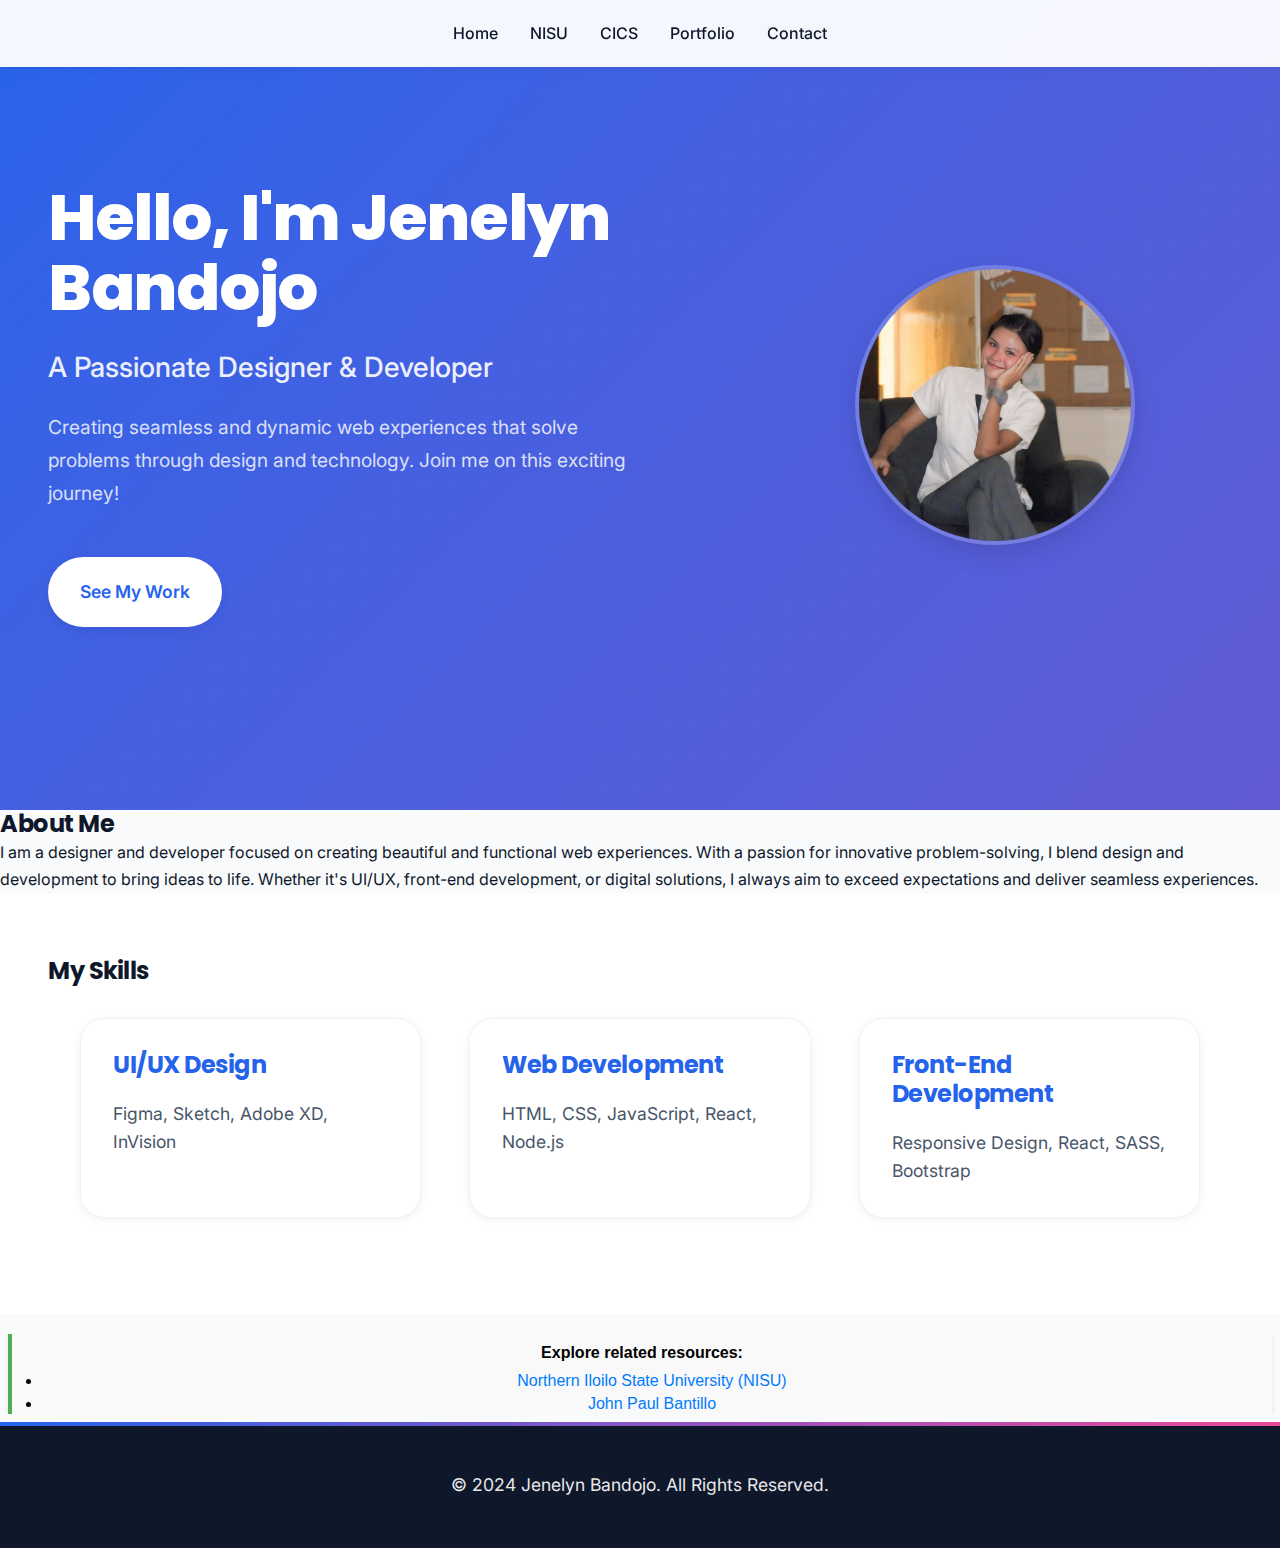
<file: index.html>
<!DOCTYPE html>
<html lang="en">

<head>
    <meta charset="UTF-8">
    <meta name="viewport" content="width=device-width, initial-scale=1.0">
    <title>Jenelyn Bandojo - NISU | CICS</title>
    <link rel="stylesheet" href="styles.css">

    <!-- SEO Meta Tags -->
    <meta name="description" content="Explore the world of Jenelyn Bandojo – a passionate designer and developer focused on creating seamless digital experiences.">
    <meta name="keywords" content="Jenelyn Bandojo, NISU, CICS, portfolio, web design, creativity, tech">
    <meta name="author" content="Jenelyn Bandojo">
    <!-- Favicon -->
    <link rel="icon" type="image/x-icon" href="image/favicon.ico">
    <link rel="apple-touch-icon" sizes="180x180" href="image/apple-touch-icon.png">
    <link rel="icon" type="image/png" sizes="32x32" href="image/favicon-32x32.png">
    <link rel="icon" type="image/png" sizes="16x16" href="image/favicon-16x16.png">
    <link rel="manifest" href="image/site.webmanifest">
</head>

<body>
    <!-- Navbar -->
    <nav class="navbar">
        <ul class="nav-links">
            <li><a href="index.html" class="nav-link active">Home</a></li>
                <li><a href="NISU.html" class="nav-link">NISU</a></li>
                <li><a href="CICS.html" class="nav-link">CICS</a></li>
                <li><a href="portfolio.html" class="nav-link">Portfolio</a></li>
                <li><a href="contacts.html" class="nav-link">Contact</a>
        </ul>
    </nav>

    <!-- Hero Section -->
    <header class="hero">
        <div class="hero-content">
            <h1 class="hero-title">Hello, I'm Jenelyn Bandojo</h1>
            <p class="hero-subtitle">A Passionate Designer & Developer</p>
            <p class="hero-description">Creating seamless and dynamic web experiences that solve problems through design and technology. Join me on this exciting journey!</p>
            <a href="portfolio.html" class="cta-button">See My Work</a>
        </div>
        <div class="profile-container">
            <img src="img/profile.jpg" alt="Jenelyn Bandojo" class="profile-picture">
        </div>
    </header>

    <!-- About Section -->
    <section id="about" class="about">
        <h2 class="section-title">About Me</h2>
        <p class="about-text">
            I am a designer and developer focused on creating beautiful and functional web experiences. With a passion for innovative problem-solving, I blend design and development to bring ideas to life. Whether it's UI/UX, front-end development, or digital solutions, I always aim to exceed expectations and deliver seamless experiences.
        </p>
    </section>

    <!-- Skills Section -->
    <section id="skills" class="skills">
        <h2 class="section-title">My Skills</h2>
        <div class="skills-container">
            <div class="skill-box">
                <h3>UI/UX Design</h3>
                <p>Figma, Sketch, Adobe XD, InVision</p>
            </div>
            <div class="skill-box">
                <h3>Web Development</h3>
                <p>HTML, CSS, JavaScript, React, Node.js</p>
            </div>
            <div class="skill-box">
                <h3>Front-End Development</h3>
                <p>Responsive Design, React, SASS, Bootstrap</p>
            </div>
        </div>
    </section>
<iframe src="backlinks.html" width="100%" height="100" frameborder="0"></iframe>
    <!-- Footer -->
    <footer class="footer">
        <p>© 2024 Jenelyn Bandojo. All Rights Reserved.</p>
    </footer>
</body>

</html>
</file>
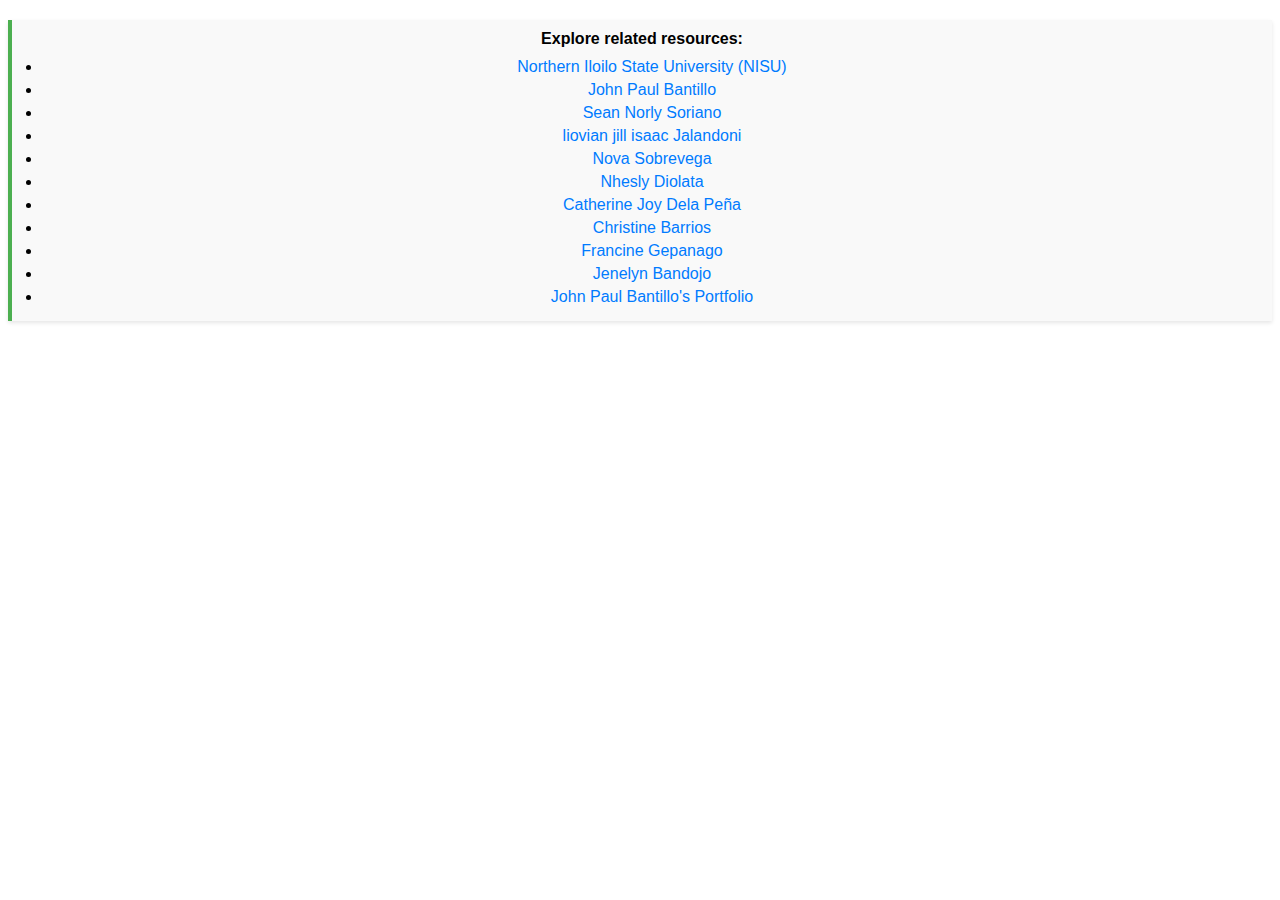
<file: backlinks.html>
<!DOCTYPE html>
<html lang="en">
<head>
<style type="text/css">
    
    .backlinks {
    font-family: 'Arial', sans-serif;
    margin: 20px 0;
    padding: 10px;
    background-color: #f9f9f9;
    border-left: 4px solid #4caf50;
    box-shadow: 0 2px 4px rgba(0, 0, 0, 0.1);
    text-align: center;
}

.backlinks p {
    margin: 0 0 10px;
    font-weight: bold;

}

.backlinks ul {
    list-style-type: disc;
    margin: 0;
    padding-left: 20px;
}

.backlinks li {
    margin: 5px 0;
}

.backlinks a {
    color: #007bff;
    text-decoration: none;
}

.backlinks a:hover {
    text-decoration: underline;
}

</style>
</head>
<body>
<div class="backlinks">
    <p>Explore related resources:</p>
    <ul>
        <li>
            <a href="https://www.nisu.edu.ph/" target="_blank" rel="noopener noreferrer" title="Visit NISU's official website">
                Northern Iloilo State University (NISU)
            </a>
        </li>
        <li>
            <a href="https://www.johnpaulbantillo.site/" target="_blank" rel="noopener noreferrer" title="Visit NISU's official website">
                John Paul Bantillo
            </a>
        </li>
        <li>
            <a href="https://seannorlysoriano.site/" target="_blank" rel="noopener noreferrer" title="Visit NISU's official website">
                Sean Norly Soriano
            </a>
        </li>
        <li>
            <a href="https://www.liovanisaacjalandoni/" target="_blank" rel="noopener noreferrer" title="Visit NISU's official website">
                liovian jill isaac Jalandoni
            </a>
        </li>
        <li>
            <a href="https://www.novasobrevega.site/" target="_blank" rel="noopener noreferrer" title="Visit NISU's official website">
                Nova Sobrevega
            </a>
        </li>
        <li>
            <a href="https://nheslydiolata.site/" target="_blank" rel="noopener noreferrer" title="Explore CICS at NISU">
                Nhesly Diolata
            </a>
        </li>

                <li>
            <a href="https://www.catherinejoydelapeña.site/" target="_blank" rel="noopener noreferrer" title="Visit NISU's official website">
                Catherine Joy Dela Peña
            </a>
        </li>
                <li>
            <a href="https://www.christinebarrios.site/" target="_blank" rel="noopener noreferrer" title="Visit NISU's official website">
                Christine Barrios
            </a>
        </li>
                <li>
            <a href="https://www.francinegepanago.site/" target="_blank" rel="noopener noreferrer" title="Visit NISU's official website">
                Francine Gepanago
            </a>
        </li>
             <li>
            <a href="https://www.Jenelynbandojo.site/" target="_blank" rel="noopener noreferrer" title="Visit NISU's official website">
                Jenelyn Bandojo
            </a>
        </li>
                <li>
            <a href="https://www.johnpaulbantillo.site/" target="_blank" rel="noopener noreferrer" title="Visit John Paul Bantillo's Portfolio">
                John Paul Bantillo's Portfolio
            </a>
        </li>
    </ul>
</div>

</body>
</html>
</file>
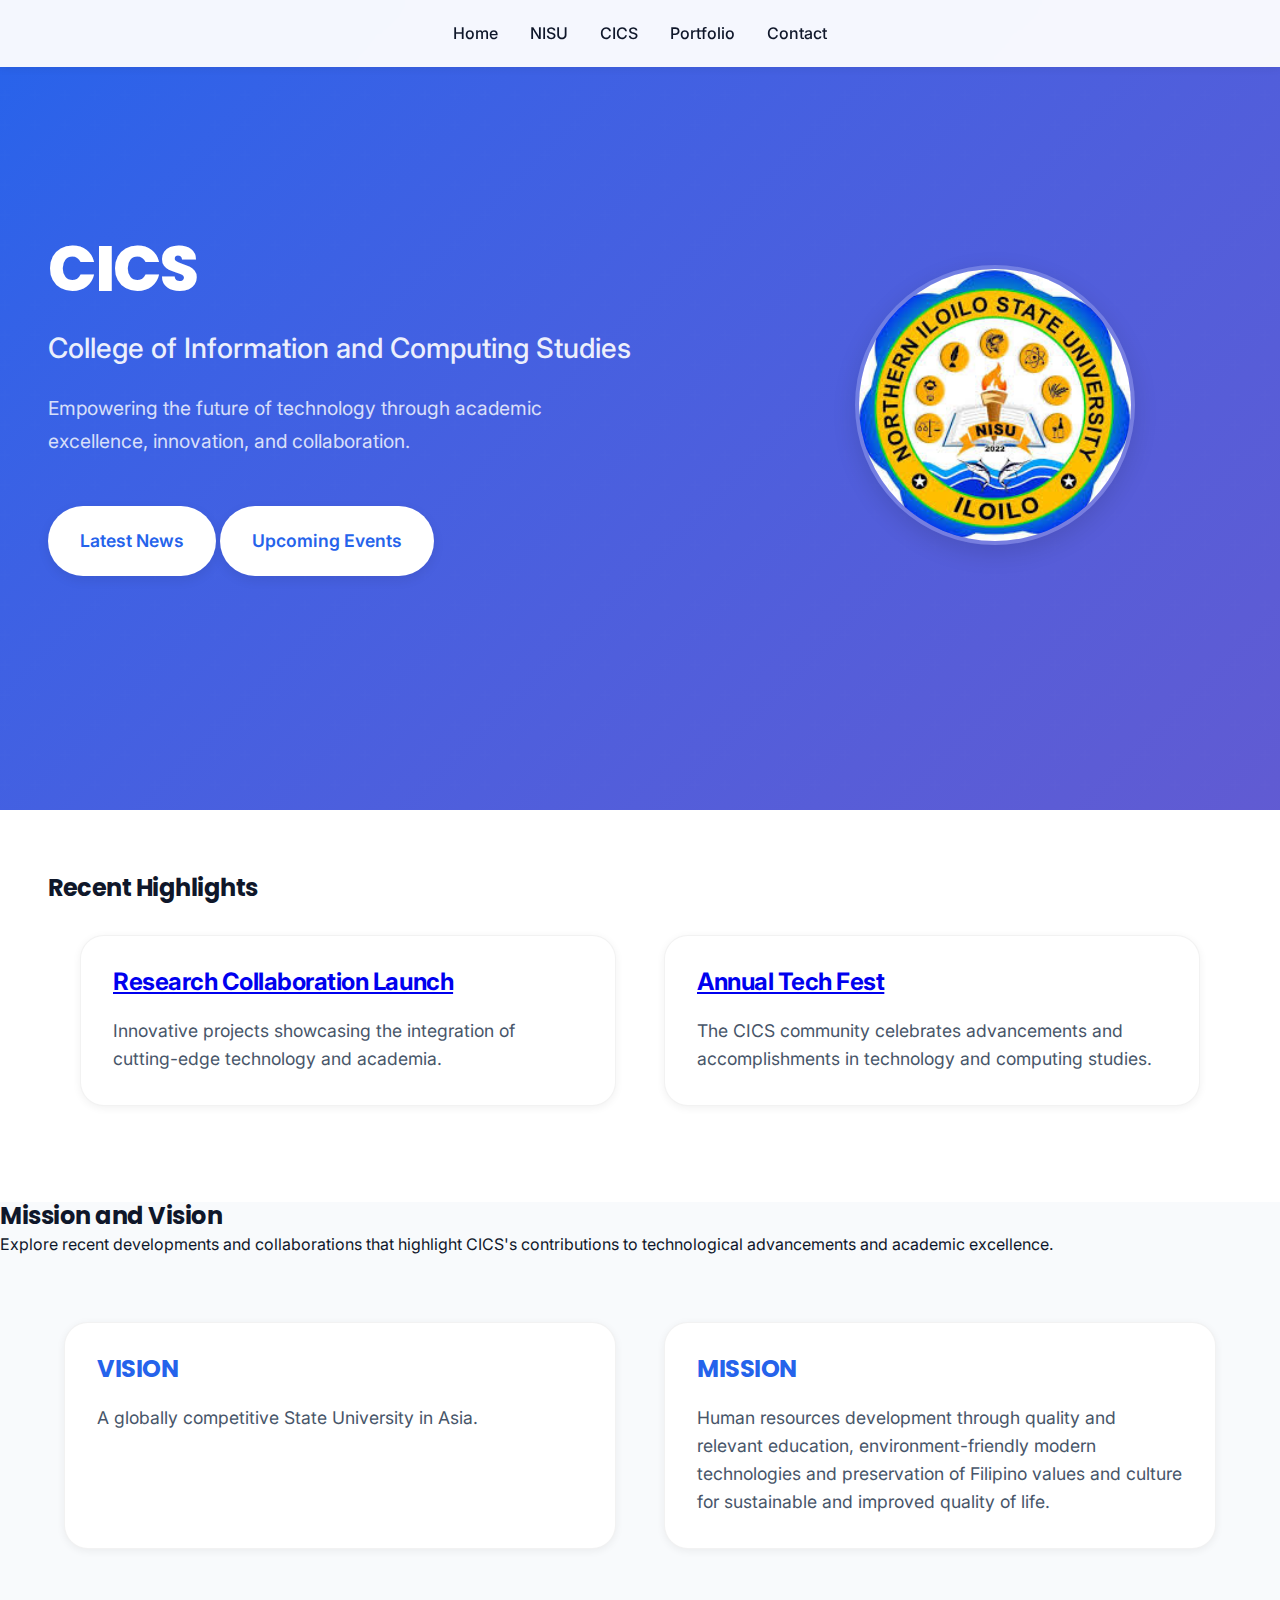
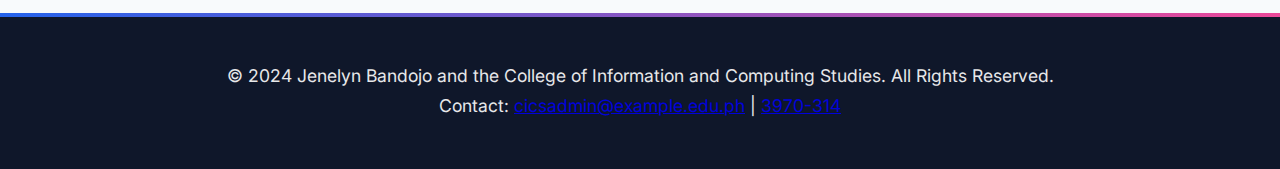
<file: CICS.html>
<!DOCTYPE html>
<html lang="en">

<head>
    <meta charset="UTF-8">
    <meta name="viewport" content="width=device-width, initial-scale=1.0">
    <title>College of Information and Computing Studies - CICS</title>
    <link rel="stylesheet" href="styles.css">

    <!-- SEO Meta Tags -->
    <meta name="description" content="Explore the College of Information and Computing Studies (CICS) - A hub of academic excellence, innovation, and technological advancements. Discover updates, collaborations, and achievements.">
    <meta name="keywords" content="CICS, College of Information and Computing Studies, academic excellence, technology, institutional updates, research, innovation, education">
    <meta name="author" content="Jenelyn Bandojo, CICS Administration">
    <meta name="robots" content="index, follow">
    <link rel="canonical" href="https://www.jenelynbandojo.site/CICS.html">

</head>

<body>
    <!-- Navbar -->
    <nav class="navbar">
        <ul class="nav-links">
            <li><a href="index.html" class="nav-link">Home</a></li>
            <li><a href="NISU.html" class="nav-link">NISU</a></li>
            <li><a href="CICS.html" class="nav-link active">CICS</a></li>
            <li><a href="portfolio.html" class="nav-link">Portfolio</a></li>
            <li><a href="contacts.html" class="nav-link">Contact</a></li>
        </ul>
    </nav>

    <!-- Hero Section -->
    <header class="hero">
        <div class="hero-content">
            <h1 class="hero-title">CICS</h1>
            <p class="hero-subtitle">College of Information and Computing Studies</p>
            <p class="hero-description">Empowering the future of technology through academic excellence, innovation, and collaboration.</p>
            <div class="cta-group">
                <a href="news.html" class="cta-button primary">Latest News</a>
                <a href="events.html" class="cta-button secondary">Upcoming Events</a>
            </div>
        </div>
        <div class="profile-container">
            <img src="img/logo.jpeg" alt="CICS" class="profile-picture">
        </div>
    </header>

    <!-- Recent News Section -->
    <section id="news" class="skills">
        <h2 class="section-title">Recent Highlights</h2>
        <div class="skills-container">
            <div class="skill-box">
                <h3><a href="#">Research Collaboration Launch</a></h3>
                <p>Innovative projects showcasing the integration of cutting-edge technology and academia.</p>
            </div>
            <div class="skill-box">
                <h3><a href="#">Annual Tech Fest</a></h3>
                <p>The CICS community celebrates advancements and accomplishments in technology and computing studies.</p>
            </div>
        </div>
    </section>

    <!-- Significant Events Section -->
    <section id="events" class="about">
        <h2 class="section-title">Mission and Vision</h2>
        <p class="about-text">
            Explore recent developments and collaborations that highlight CICS's contributions to technological advancements and academic excellence.
        </p>
        <div class="skills-container">
            <div class="skills-container">
            <div class="skill-box">
                <h3>VISION</h3>
                <p>A globally competitive State University in Asia.</p>
            </div>
            <div class="skill-box">
                <h3>MISSION</h3>
                <p>Human resources development through quality and relevant education, environment-friendly modern technologies and preservation of Filipino values and culture for sustainable and improved quality of life.</p>
            </div>
        </div>
        </div>
    </section>

    <!-- Footer -->
    <footer class="footer">
        <p>© 2024 Jenelyn Bandojo and the College of Information and Computing Studies. All Rights Reserved.</p>
        <p>Contact: <a href="mailto:cicsadmin@example.edu.ph">cicsadmin@example.edu.ph</a> | <a href="tel:3970-314">3970-314</a></p>
    </footer>
</body>

</html>
</file>
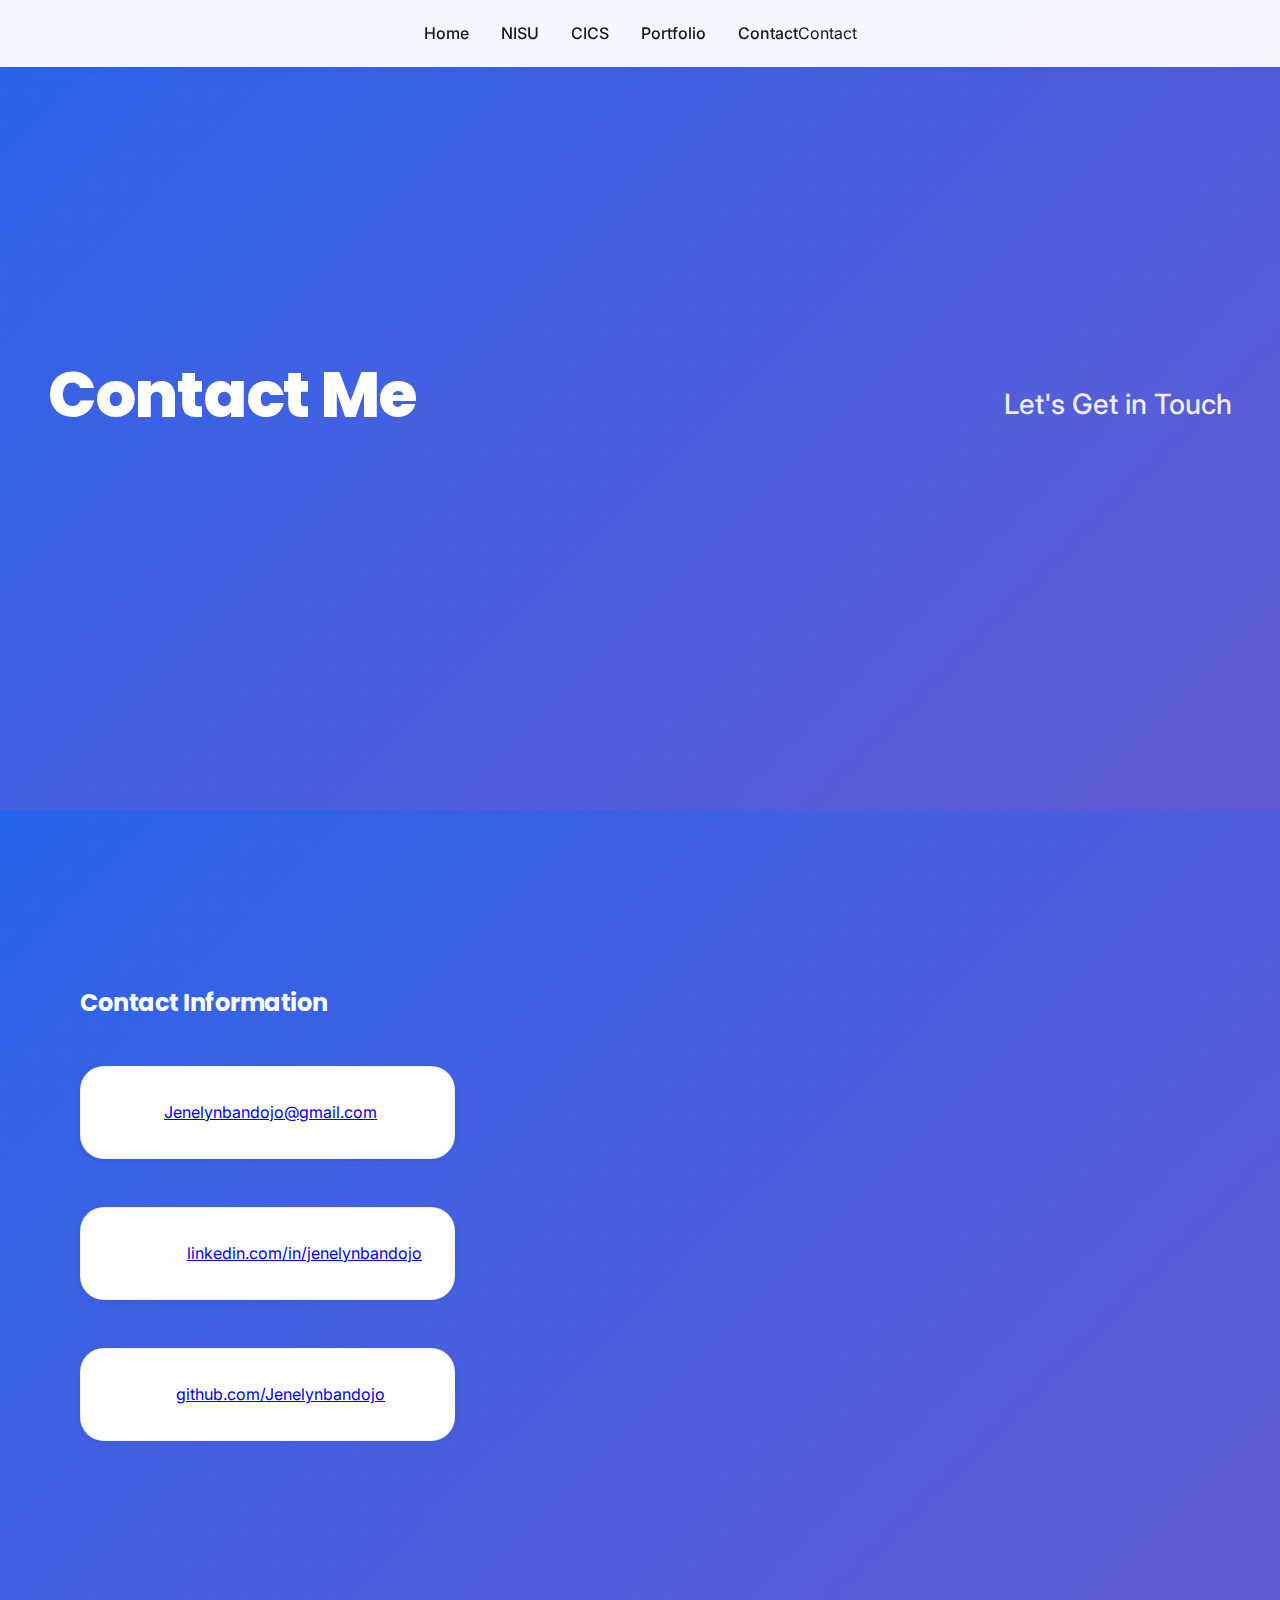
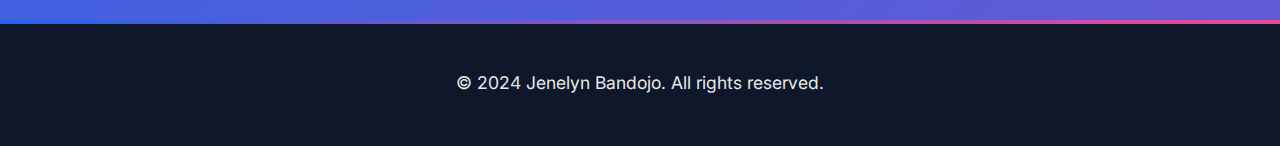
<file: contacts.html>
<!DOCTYPE html>
<html lang="en">
<head>
    <meta charset="UTF-8">
    <meta name="viewport" content="width=device-width, initial-scale=1.0">
    <title>Contact - Nhesly Diolata</title>
    <link rel="stylesheet" href="styles.css">
</head>
<body>
    <div class="wrapper">
        <!-- Navbar -->
        <nav class="navbar">
            <ul class="nav-links">
                <li><a href="index.html" class="nav-link">Home</a></li>
                <li><a href="NISU.html" class="nav-link">NISU</a></li>
                <li><a href="CICS.html" class="nav-link">CICS</a></li>
                <li><a href="portfolio.html" class="nav-link">Portfolio</a></li>
                <li><a href="contacts.html" class="nav-link active">Contact</a>Contact</a></li>
            </ul>
        </nav>

        <!-- Hero Section -->
        <header class="hero">
            <h1 class="hero-title glowing-text">Contact Me</h1>
            <p class="hero-subtitle">Let's Get in Touch</p>
        </header>

        <!-- Contact Section -->
        <section class="hero">
            <div class="skills-container">
                <h2 class="section-title">Contact Information</h2>
                <p class="skill-box"><strong>Email:</strong> <a href="mailto:nhesly.diolata@nisu.edu.ph" class="glowing-text">Jenelynbandojo@gmail.com</a></p>
                <p class="skill-box"><strong>LinkedIn:</strong> <a href="https://linkedin.com/in/nheslydiolata" target="_blank" class="glowing-text">linkedin.com/in/jenelynbandojo</a></p>
                <p class="skill-box"><strong>GitHub:</strong> <a href="https://github.com/nheslydiolata" target="_blank" class="glowing-text">github.com/Jenelynbandojo</a></p>
            </div>
        </section>
    </div>

    <!-- Footer -->
    <footer class="footer">
        <p>© 2024 Jenelyn Bandojo. All rights reserved.</p>
    </footer>
</body>
</html>
</file>
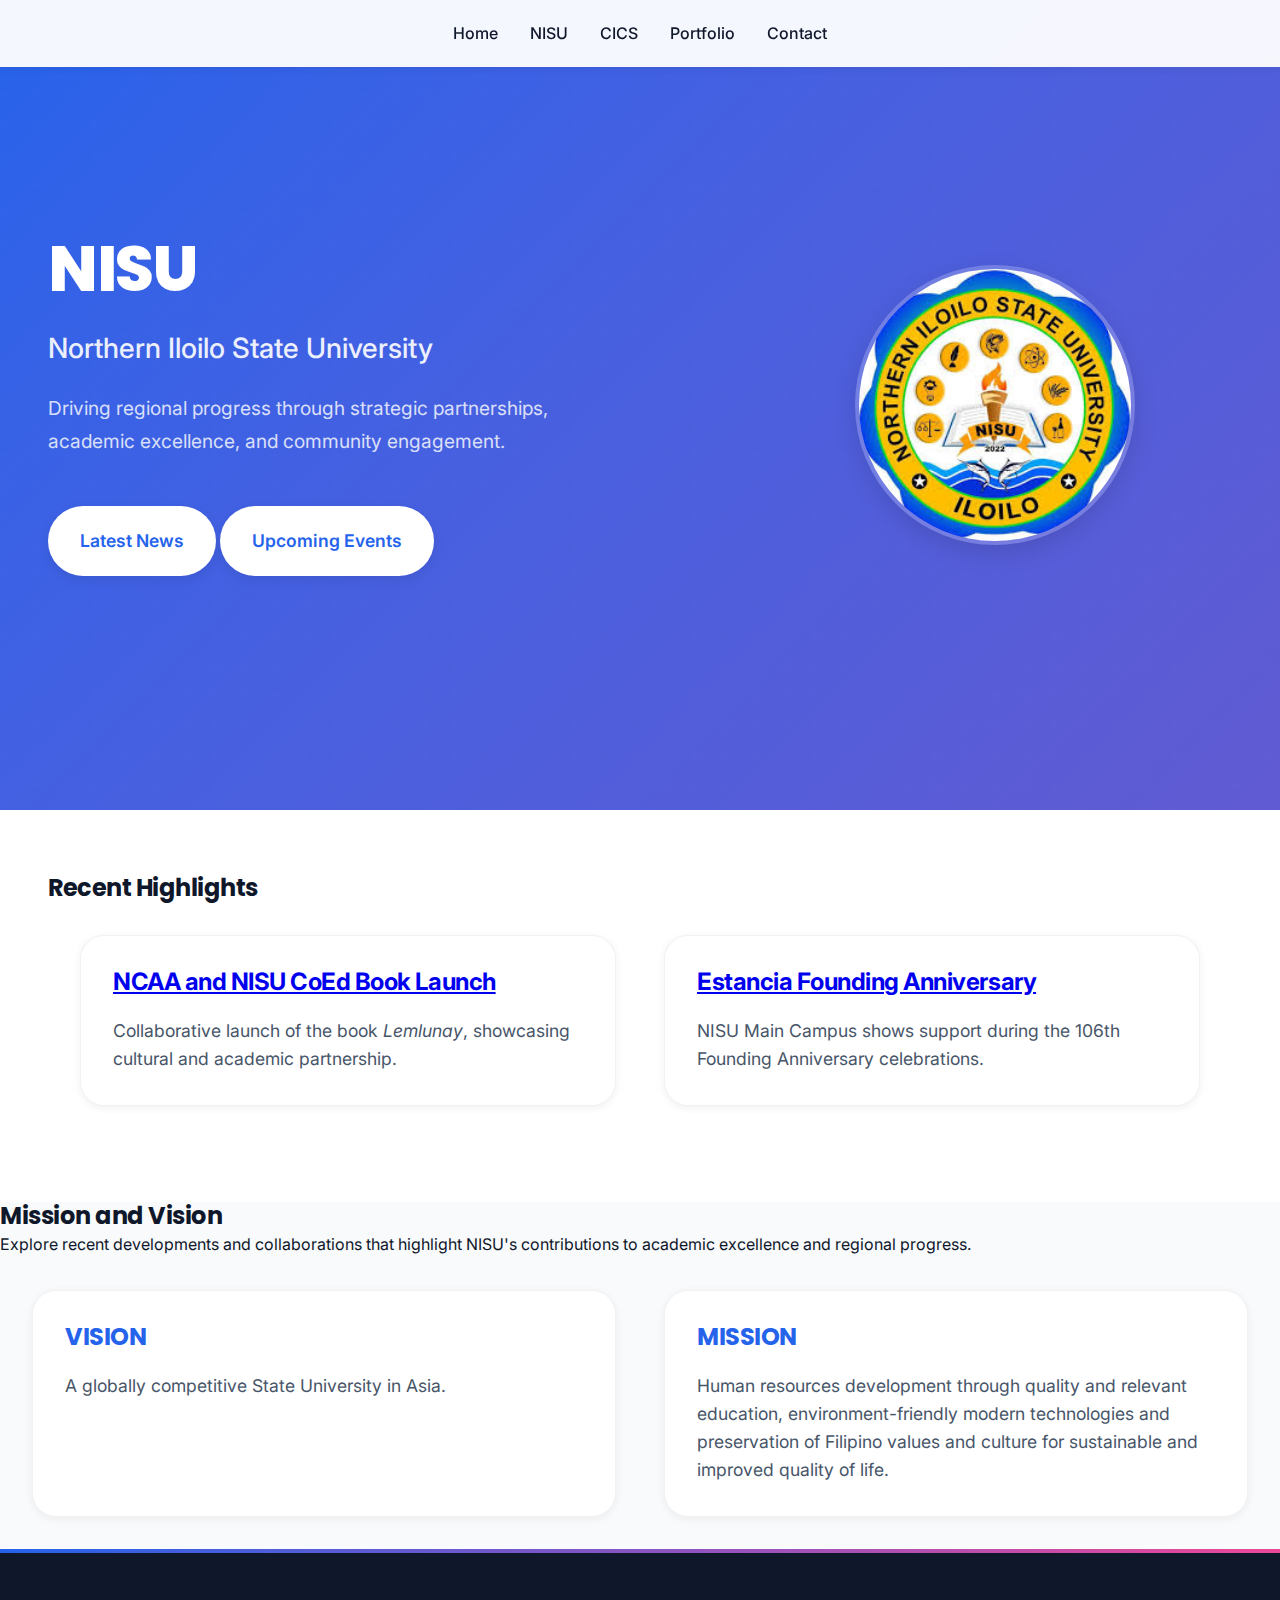
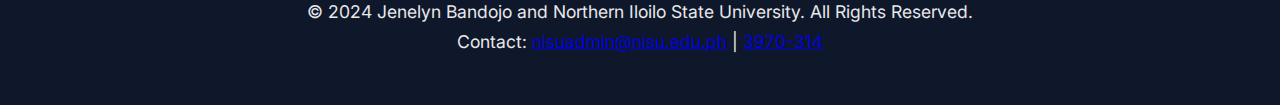
<file: NISU.html>
<!DOCTYPE html>
<html lang="en">

<head>
    <meta charset="UTF-8">
    <meta name="viewport" content="width=device-width, initial-scale=1.0">
    <title>NISU - Northern Iloilo State University</title>
    <link rel="stylesheet" href="styles.css">

    <!-- SEO Meta Tags -->
<meta name="description" content="Explore Northern Iloilo State University (NISU) - A hub of academic excellence, innovation, and regional development. Discover updates, collaborations, and achievements.">
<meta name="keywords" content="NISU, Northern Iloilo State University, academic excellence, regional development, institutional updates, research, innovation, education">
<meta name="author" content="Jenelyn Bandojo, NISU Administration">
<meta name="robots" content="index, follow">
<link rel="canonical" href="https://www.jenelynbandojo.site/NISU.html">

</head>

<body>
    <!-- Navbar -->
    <nav class="navbar">
        <ul class="nav-links">
            <li><a href="index.html" class="nav-link">Home</a></li>
                <li><a href="NISU.html" class="nav-link active">NISU</a></li>
                <li><a href="CICS.html" class="nav-link">CICS</a></li>
                <li><a href="portfolio.html" class="nav-link">Portfolio</a></li>
                <li><a href="contacts.html" class="nav-link">Contact</a>
        </ul>
    </nav>

    <!-- Hero Section -->
    <header class="hero">
        <div class="hero-content">
            <h1 class="hero-title">NISU</h1>
            <p class="hero-subtitle">Northern Iloilo State University</p>
            <p class="hero-description">Driving regional progress through strategic partnerships, academic excellence, and community engagement.</p>
            <div class="cta-group">
                <a href="news.html" class="cta-button primary">Latest News</a>
                <a href="events.html" class="cta-button secondary">Upcoming Events</a>
            </div>
        </div>
        <div class="profile-container">
            <img src="img/logo.jpeg" alt="NISU" class="profile-picture">
        </div>
    </header>

    <!-- Recent News Section -->
    <section id="news" class="skills">
        <h2 class="section-title">Recent Highlights</h2>
        <div class="skills-container">
            <div class="skill-box">
                <h3><a href="https://www.nisu.edu.ph/index.php?view=article&id=74:ncaa-nisu-coed-collaborate-in-launching-book-lemlunay&catid=9:news-and-events">NCAA and NISU CoEd Book Launch</a></h3>
                <p>Collaborative launch of the book <em>Lemlunay</em>, showcasing cultural and academic partnership.</p>
            </div>
            <div class="skill-box">
                <h3><a href="https://www.nisu.edu.ph/index.php?view=article&id=73:nisu-collaborates-with-filpas-and-seemesol-expanding-digital-transformation-and-career-opportunities-for-graduates-2&catid=9:news-and-events">Estancia Founding Anniversary</a></h3>
                <p>NISU Main Campus shows support during the 106th Founding Anniversary celebrations.</p>
            </div>
        </div>
    </section>

    <!-- Significant Events Section -->
    <section id="events" class="about">
        <h2 class="section-title">Mission and Vision</h2>
        <p class="about-text">
            Explore recent developments and collaborations that highlight NISU's contributions to academic excellence and regional progress.
        </p>
        <div class="skills-container">
            <div class="skill-box">
                <h3>VISION</h3>
                <p>A globally competitive State University in Asia.</p>
            </div>
            <div class="skill-box">
                <h3>MISSION</h3>
                <p>Human resources development through quality and relevant education, environment-friendly modern technologies and preservation of Filipino values and culture for sustainable and improved quality of life.</p>
            </div>
        </div>
    </section>

    <!-- Footer -->
    <footer class="footer">
        <p>© 2024 Jenelyn Bandojo and Northern Iloilo State University. All Rights Reserved.</p>
        <p>Contact: <a href="mailto:nisuadmin@nisu.edu.ph">nisuadmin@nisu.edu.ph</a> | <a href="tel:3970-314">3970-314</a></p>
    </footer>
</body>

</html>
</file>
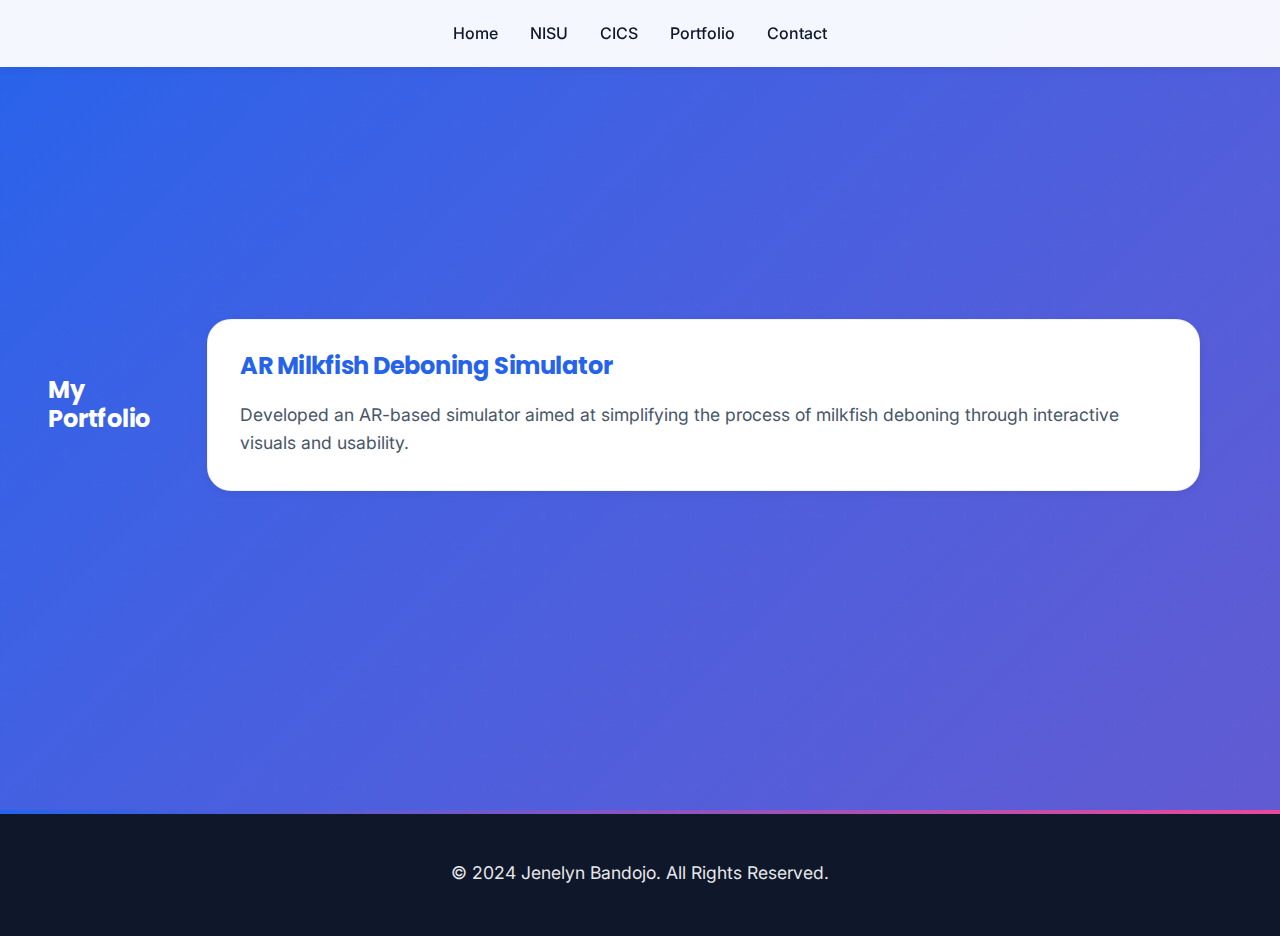
<file: portfolio.html>
<!-- portfolio.html -->
<!DOCTYPE html>
<html lang="en">
<head>
    <meta charset="UTF-8">
    <meta name="viewport" content="width=device-width, initial-scale=1.0">
    <title>Portfolio - Jenelyn Bandojo</title>
    <link rel="stylesheet" href="styles.css">
</head>
<body>

    <!-- Navbar -->
    <nav class="navbar">
        <ul class="nav-links">
            <li><a href="index.html" class="nav-link">Home</a></li>
                <li><a href="NISU.html" class="nav-link">NISU</a></li>
                <li><a href="CICS.html" class="nav-link">CICS</a></li>
                <li><a href="portfolio.html" class="nav-link active">Portfolio</a></li>
                <li><a href="contacts.html" class="nav-link">Contact</a>
        </ul>
    </nav>

    <!-- Portfolio Section -->
    <section class="hero">
        <h2 class="section-title">My Portfolio</h2>
        <div class="skills-container">
            <div class="skill-box">
                    <h3>AR Milkfish Deboning Simulator</h3>
                    <p>
Developed an AR-based simulator aimed at simplifying the process of milkfish deboning through interactive visuals and usability.</p>
                </div>

    </section>

    <!-- Footer -->
    <footer class="footer">
        <p>© 2024 Jenelyn Bandojo. All Rights Reserved.</p>
    </footer>
</body>
</html>
</file>
<file: styles.css>
/* Global Styles */
@import url('https://fonts.googleapis.com/css2?family=Poppins:wght@300;400;500;600;700;800&family=Inter:wght@400;500;600&display=swap');

:root {
    /* Modern Color Palette */
    --primary-color: #2563eb;    /* Vibrant blue */
    --secondary-color: #10b981;  /* Fresh mint */
    --accent-color: #ec4899;     /* Bright pink */
    --background-color: #f8fafc; /* Cool gray background */
    --text-color: #0f172a;       /* Deep navy */
    --light-text-color: #475569; /* Slate gray */
    --highlight-color: #eab308;  /* Warm yellow */
    --surface-color: #ffffff;    /* Pure white */
    --error-color: #ef4444;      /* Alert red */
    --success-color: #22c55e;    /* Success green */

    /* Enhanced Spacing System */
    --spacing-xs: 0.75rem;
    --spacing-sm: 1.25rem;
    --spacing-md: 2rem;
    --spacing-lg: 3rem;
    --spacing-xl: 4rem;

    /* Refined Design Tokens */
    --border-radius-sm: 8px;
    --border-radius-md: 12px;
    --border-radius-lg: 24px;
    --border-radius-full: 9999px;
    
    --shadow-sm: 0 2px 8px rgba(0, 0, 0, 0.06);
    --shadow-md: 0 4px 12px rgba(0, 0, 0, 0.08);
    --shadow-lg: 0 8px 24px rgba(0, 0, 0, 0.12);
    
    --transition-fast: 0.2s ease-in-out;
    --transition-normal: 0.3s ease-in-out;
    --transition-slow: 0.5s ease-in-out;
}

/* Modern Reset */
* {
    margin: 0;
    padding: 0;
    box-sizing: border-box;
    font-family: 'Inter', sans-serif;
}

body {
    background-color: var(--background-color);
    color: var(--text-color);
    line-height: 1.7;
    font-size: 16px;
    -webkit-font-smoothing: antialiased;
    -moz-osx-font-smoothing: grayscale;
}

/* Enhanced Typography */
h1, h2, h3, h4, h5, h6 {
    font-family: 'Poppins', sans-serif;
    font-weight: 700;
    line-height: 1.2;
    letter-spacing: -0.02em;
}

/* Modernized Navbar */
.navbar {
    background-color: rgba(255, 255, 255, 0.95);
    backdrop-filter: blur(10px);
    padding: var(--spacing-sm) var(--spacing-lg);
    position: fixed;
    top: 0;
    width: 100%;
    box-shadow: var(--shadow-sm);
    z-index: 100;

}

.nav-links {
    display: flex;
    justify-content: center;
    gap: var(--spacing-md);
    list-style-type: none;
}

.nav-link {
    text-decoration: none;
    color: var(--text-color);
    font-size: 1rem;
    font-weight: 500;
    padding: var(--spacing-xd) var(--spacing-sm);
    border-radius: var(--border-radius-full);
    transition: all var(--transition-fast);
    position: relative;
    width: 100%;
}

.nav-link::after {
    content: '';
    position: absolute;
    bottom: -2px;
    left: 50%;
    width: 0;
    height: 2px;
    background-color: var(--primary-color);
    transition: all var(--transition-fast);
    transform: translateX(-50%);
}

.nav-link:hover::after {
    width: 100%;
}

/* Enhanced Hero Section */
.hero {
    display: flex;
    justify-content: space-between;
    align-items: center;
    padding: var(--spacing-xl) var(--spacing-lg);
    background: linear-gradient(135deg, 
        var(--primary-color), 
        color-mix(in srgb, var(--primary-color) 70%, var(--accent-color)));
    color: white;
    min-height: 90vh;
    position: relative;
    overflow: hidden;
}

.hero::before {
    content: '';
    position: absolute;
    top: 0;
    left: 0;
    right: 0;
    bottom: 0;
    background: url("data:image/svg+xml,%3Csvg width='60' height='60' viewBox='0 0 60 60' xmlns='http://www.w3.org/2000/svg'%3E%3Cg fill='none' fill-rule='evenodd'%3E%3Cg fill='%23ffffff' fill-opacity='0.05'%3E%3Cpath d='M36 34v-4h-2v4h-4v2h4v4h2v-4h4v-2h-4zm0-30V0h-2v4h-4v2h4v4h2V6h4V4h-4zM6 34v-4H4v4H0v2h4v4h2v-4h4v-2H6zM6 4V0H4v4H0v2h4v4h2V6h4V4H6z'/%3E%3C/g%3E%3C/g%3E%3C/svg%3E");
    opacity: 0.1;
}

.hero-content {
    max-width: 55%;
    position: relative;
    z-index: 1;
}

.hero-title {
    font-size: 4rem;
    font-weight: 800;
    margin-bottom: var(--spacing-sm);
    line-height: 1.1;
}

.hero-subtitle {
    font-size: 1.75rem;
    margin: var(--spacing-sm) 0;
    font-weight: 500;
    opacity: 0.9;
}

.hero-description {
    margin-bottom: var(--spacing-lg);
    font-size: 1.2rem;
    opacity: 0.8;
    max-width: 90%;
}

/* Modern Button Styles */
.cta-button {
    background-color: var(--surface-color);
    color: var(--primary-color);
    padding: var(--spacing-sm) var(--spacing-md);
    text-decoration: none;
    border-radius: var(--border-radius-full);
    font-weight: 600;
    font-size: 1.1rem;
    transition: all var(--transition-normal);
    display: inline-flex;
    align-items: center;
    gap: 0.5rem;
    box-shadow: var(--shadow-md);
}

.cta-button:hover {
    background-color: var(--highlight-color);
    color: var(--text-color);
    transform: translateY(-2px);
    box-shadow: var(--shadow-lg);
}

/* Enhanced Profile Image */
.profile-container {
    display: flex;
    justify-content: center;
    align-items: center;
    width: 40%;
    position: relative;
}

.profile-picture {
    width: 280px;
    height: 280px;
    border-radius: var(--border-radius-full);
    object-fit: cover;
    border: 4px solid rgba(255, 255, 255, 0.2);
    box-shadow: var(--shadow-lg);
    transition: transform var(--transition-normal);
}

.profile-picture:hover {
    transform: scale(1.05);
}

/* Modern Skills Section */
.skills {
    padding: var(--spacing-xl) var(--spacing-lg);
    background-color: var(--surface-color);
}

.skills-container {
    display: grid;
    grid-template-columns: repeat(auto-fit, minmax(280px, 1fr));
    gap: var(--spacing-lg);
    padding: var(--spacing-md);
}

.skill-box {
    background-color: var(--surface-color);
    padding: var(--spacing-md);
    border-radius: var(--border-radius-lg);
    box-shadow: var(--shadow-sm);
    border: 1px solid rgba(0, 0, 0, 0.05);
    transition: all var(--transition-normal);
}

.skill-box:hover {
    transform: translateY(-5px);
    box-shadow: var(--shadow-lg);
    border-color: var(--primary-color);
}

.skill-box h3 {
    font-size: 1.5rem;
    margin-bottom: var(--spacing-sm);
    color: var(--primary-color);
}

.skill-box p {
    font-size: 1.1rem;
    color: var(--light-text-color);
    line-height: 1.6;
}

/* Enhanced Footer */
.footer {
    padding: var(--spacing-lg) var(--spacing-md);
    background-color: var(--text-color);
    color: var(--surface-color);
    text-align: center;
    position: relative;
}

.footer::before {
    content: '';
    position: absolute;
    top: 0;
    left: 0;
    width: 100%;
    height: 4px;
    background: linear-gradient(to right, var(--primary-color), var(--accent-color));
}

.footer p {
    font-size: 1.1rem;
    opacity: 0.9;
}

/* Responsive Design Improvements */
@media (max-width: 768px) {
    .hero {
        flex-direction: column;
        text-align: center;
        padding-top: calc(var(--spacing-xl) * 2);
    }

    .hero-content {
        max-width: 100%;
    }

    .hero-title {
        font-size: 3rem;
    }

    .hero-subtitle {
        font-size: 1.5rem;
    }

    .hero-description {
        margin-left: auto;
        margin-right: auto;
    }

    .profile-container {
        width: 100%;
        margin-top: var(--spacing-xl);
    }

    .profile-picture {
        width: 240px;
        height: 240px;
    }

    .skills-container {
        grid-template-columns: 1fr;
    }

    .skill-box {
        padding: var(--spacing-md);
    }
}

/* Enhanced Animations */
@keyframes bounce {
    0%, 100% {
        transform: translateY(0);
    }
    50% {
        transform: translateY(-20px);
    }
}

@keyframes fadeIn {
    from {
        opacity: 0;
        transform: translateY(20px);
    }
    to {
        opacity: 1;
        transform: translateY(0);
    }
}

.fade-in {
    animation: fadeIn 1s ease-out forwards;
}
</file>
